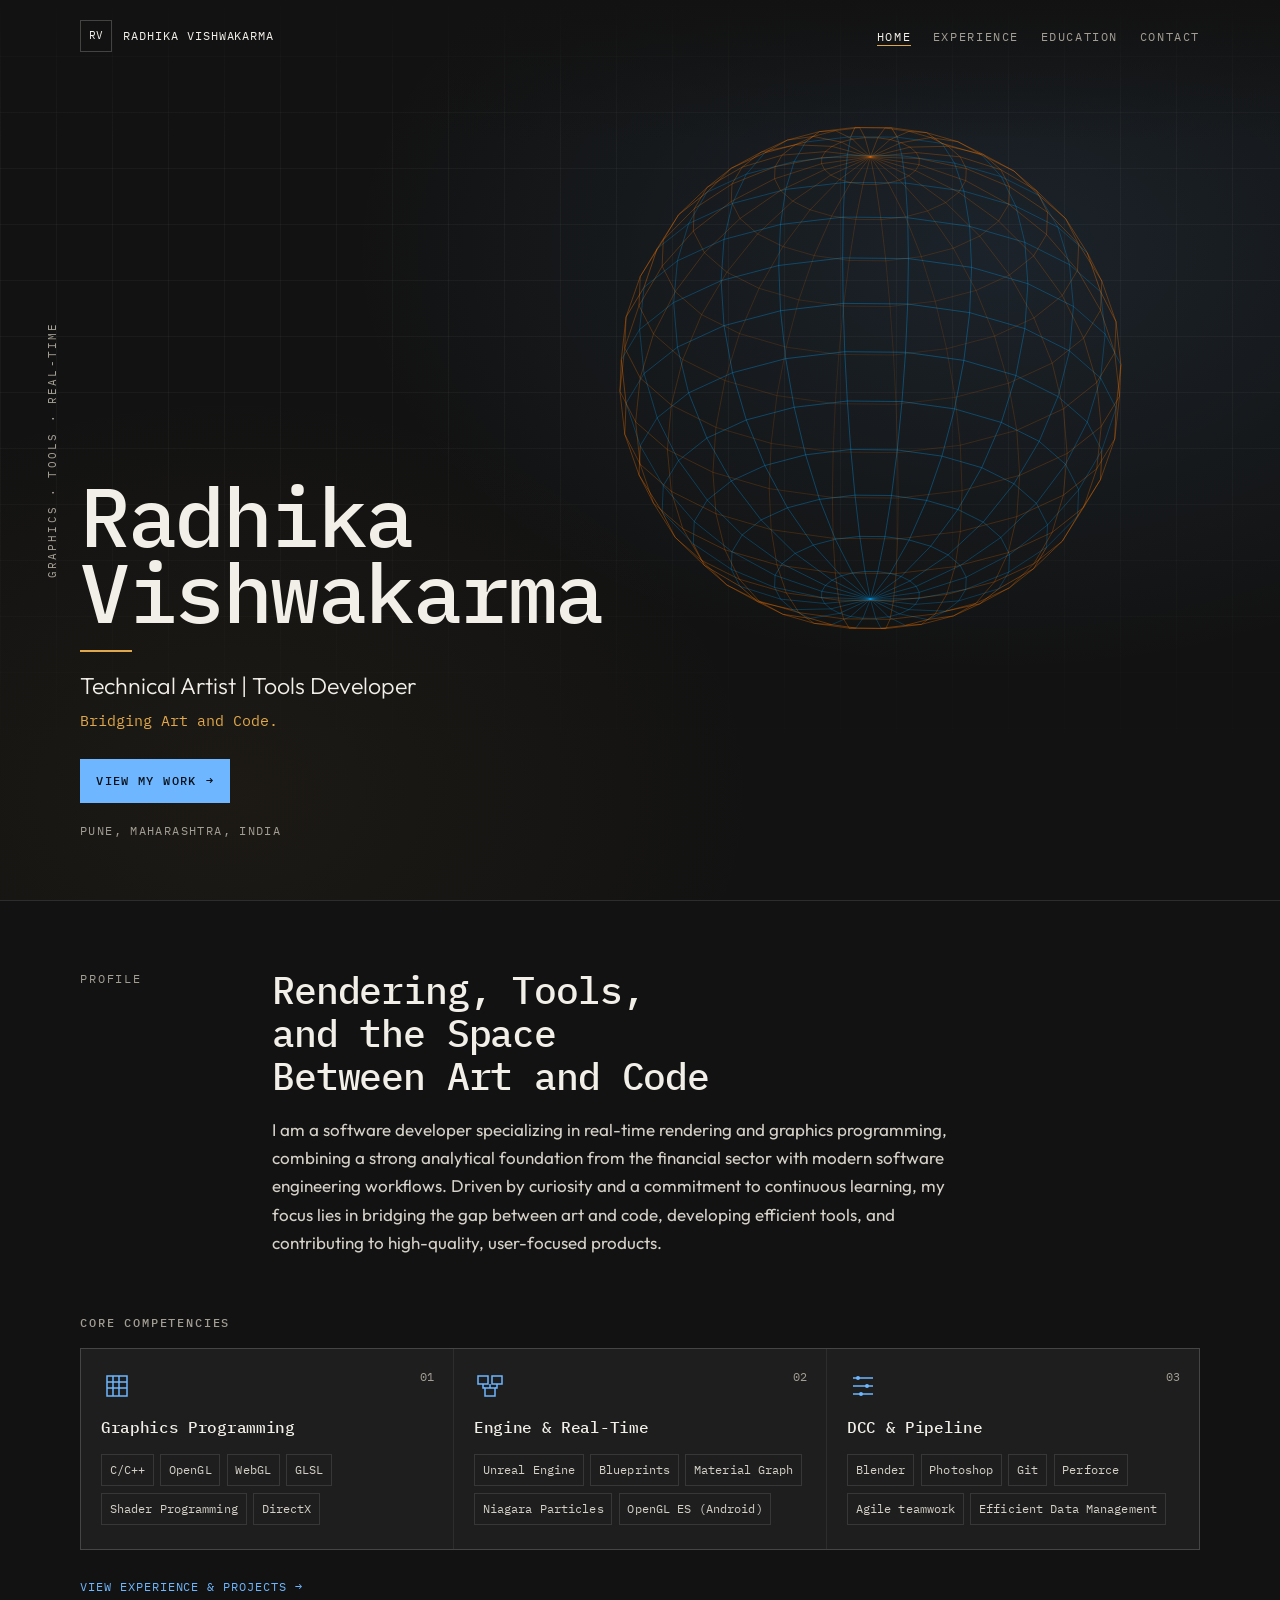
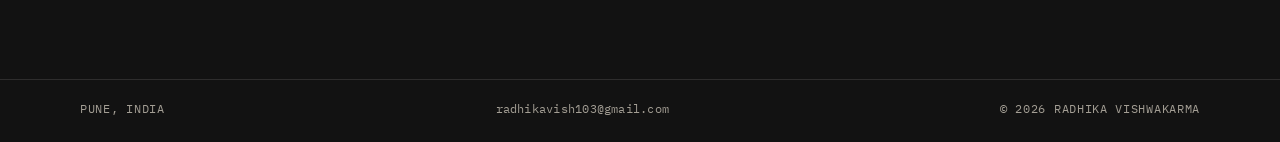
<file: index.html>
<!DOCTYPE html>
<html lang="en" class="no-js">
<head>
  <meta charset="utf-8">
  <meta name="viewport" content="width=device-width, initial-scale=1">
  <title>Radhika Vishwakarma — Technical Artist</title>
  <meta name="description" content="Radhika Vishwakarma is a technical artist and software developer focused on real-time rendering, graphics programming, and tools.">
  <meta name="author" content="Radhika Vishwakarma">
  <meta name="theme-color" content="#121212">
  <meta property="og:title" content="Radhika Vishwakarma — Technical Artist">
  <meta property="og:description" content="Technical artist and software developer specializing in real-time rendering and graphics programming.">
  <meta property="og:type" content="website">
  <meta property="og:locale" content="en_IN">
  <link rel="icon" href="favicon.svg" type="image/svg+xml">
  <link rel="preconnect" href="https://fonts.googleapis.com">
  <link rel="preconnect" href="https://fonts.gstatic.com" crossorigin>
  <link href="https://fonts.googleapis.com/css2?family=IBM+Plex+Mono:wght@400;500;600&family=Outfit:wght@300;400;500;600&display=swap" rel="stylesheet">
  <link rel="stylesheet" href="css/styles.css">
  <script>document.documentElement.classList.remove("no-js")</script>
</head>
<body data-page="home">
  <a class="skip" href="#content">Skip to content</a>
  <header class="site-header">
    <div class="wrap header-inner">
      <a class="brand" href="index.html">
        <span class="brand-mark" aria-hidden="true">RV</span>
        <span class="brand-name">Radhika Vishwakarma</span>
      </a>
      <button class="nav-toggle" type="button" aria-expanded="false" aria-controls="site-nav" aria-label="Open menu">
        <span aria-hidden="true"></span>
      </button>
      <nav id="site-nav" class="nav-links" aria-label="Primary">
        <a href="index.html" aria-current="page">Home</a>
        <a href="experience.html">Experience</a>
        <a href="education.html">Education</a>
        <a href="contact.html">Contact</a>
      </nav>
    </div>
  </header>

  <main id="content">
    <section class="hero">
      <div class="hero-gridlines" aria-hidden="true"></div>
      <canvas id="mesh" aria-hidden="true"></canvas>
      <p class="spine">Graphics · Tools · Real-Time</p>
      <div class="wrap">
        <h1>
          <span>Radhika</span>
          <span>Vishwakarma</span>
        </h1>
        <div class="rule" aria-hidden="true"></div>
        <p class="lede">Technical Artist | Tools Developer</p>
        <p class="bridge">Bridging Art and Code.</p>
        <a class="btn btn-fill" href="experience.html">View My Work <span aria-hidden="true">→</span></a>
        <p class="hero-meta">Pune, Maharashtra, India</p>
      </div>
    </section>

    <section class="intro" id="profile">
      <div class="wrap intro-grid">
        <p class="kicker">Profile</p>
        <div>
          <h2>Rendering, Tools,<br>and the Space<br>Between Art and Code</h2>
          <p class="prose">I am a software developer specializing in real-time rendering and graphics programming, combining a strong analytical foundation from the financial sector with modern software engineering workflows. Driven by curiosity and a commitment to continuous learning, my focus lies in bridging the gap between art and code, developing efficient tools, and contributing to high-quality, user-focused products.</p>
        </div>
      </div>
    </section>

    <section class="expertise" id="expertise">
      <div class="wrap">
        <h2 class="label">Core Competencies</h2>
        <div class="spec">
          <article>
            <span class="num">01</span>
            <svg width="32" height="32" viewBox="0 0 32 32" fill="none" stroke="currentColor" stroke-width="1.5" aria-hidden="true">
              <rect x="6" y="6" width="20" height="20"/>
              <path d="M6 12h20M6 18h20M12 6v20M18 6v20"/>
            </svg>
            <h3>Graphics Programming</h3>
            <ul class="skill-list">
              <li>C/C++</li>
              <li>OpenGL</li>
              <li>WebGL</li>
              <li>GLSL</li>
              <li>Shader Programming</li>
              <li>DirectX</li>
            </ul>
          </article>
          <article>
            <span class="num">02</span>
            <svg width="32" height="32" viewBox="0 0 32 32" fill="none" stroke="currentColor" stroke-width="1.5" aria-hidden="true">
              <rect x="4" y="6" width="10" height="8"/>
              <rect x="18" y="6" width="10" height="8"/>
              <rect x="11" y="18" width="10" height="8"/>
              <path d="M9 14v4h2M23 14v4h-2M16 14v4"/>
            </svg>
            <h3>Engine &amp; Real-Time</h3>
            <ul class="skill-list">
              <li>Unreal Engine</li>
              <li>Blueprints</li>
              <li>Material Graph</li>
              <li>Niagara Particles</li>
              <li>OpenGL ES (Android)</li>
            </ul>
          </article>
          <article>
            <span class="num">03</span>
            <svg width="32" height="32" viewBox="0 0 32 32" fill="none" stroke="currentColor" stroke-width="1.5" aria-hidden="true">
              <path d="M6 8h20M6 16h20M6 24h20"/>
              <circle cx="11" cy="8" r="2" fill="currentColor" stroke="none"/>
              <circle cx="20" cy="16" r="2" fill="currentColor" stroke="none"/>
              <circle cx="14" cy="24" r="2" fill="currentColor" stroke="none"/>
            </svg>
            <h3>DCC &amp; Pipeline</h3>
            <ul class="skill-list">
              <li>Blender</li>
              <li>Photoshop</li>
              <li>Git</li>
              <li>Perforce</li>
              <li>Agile teamwork</li>
              <li>Efficient Data Management</li>
            </ul>
          </article>
        </div>
        <p class="next"><a href="experience.html">View experience &amp; projects <span aria-hidden="true">→</span></a></p>
      </div>
    </section>
  </main>

  <footer class="site-footer">
    <div class="wrap footer-row">
      <p>Pune, India</p>
      <a href="mailto:radhikavish103@gmail.com">radhikavish103@gmail.com</a>
      <p>© 2026 Radhika Vishwakarma</p>
    </div>
  </footer>
  <script src="js/main.js"></script>
</body>
</html>
</file>
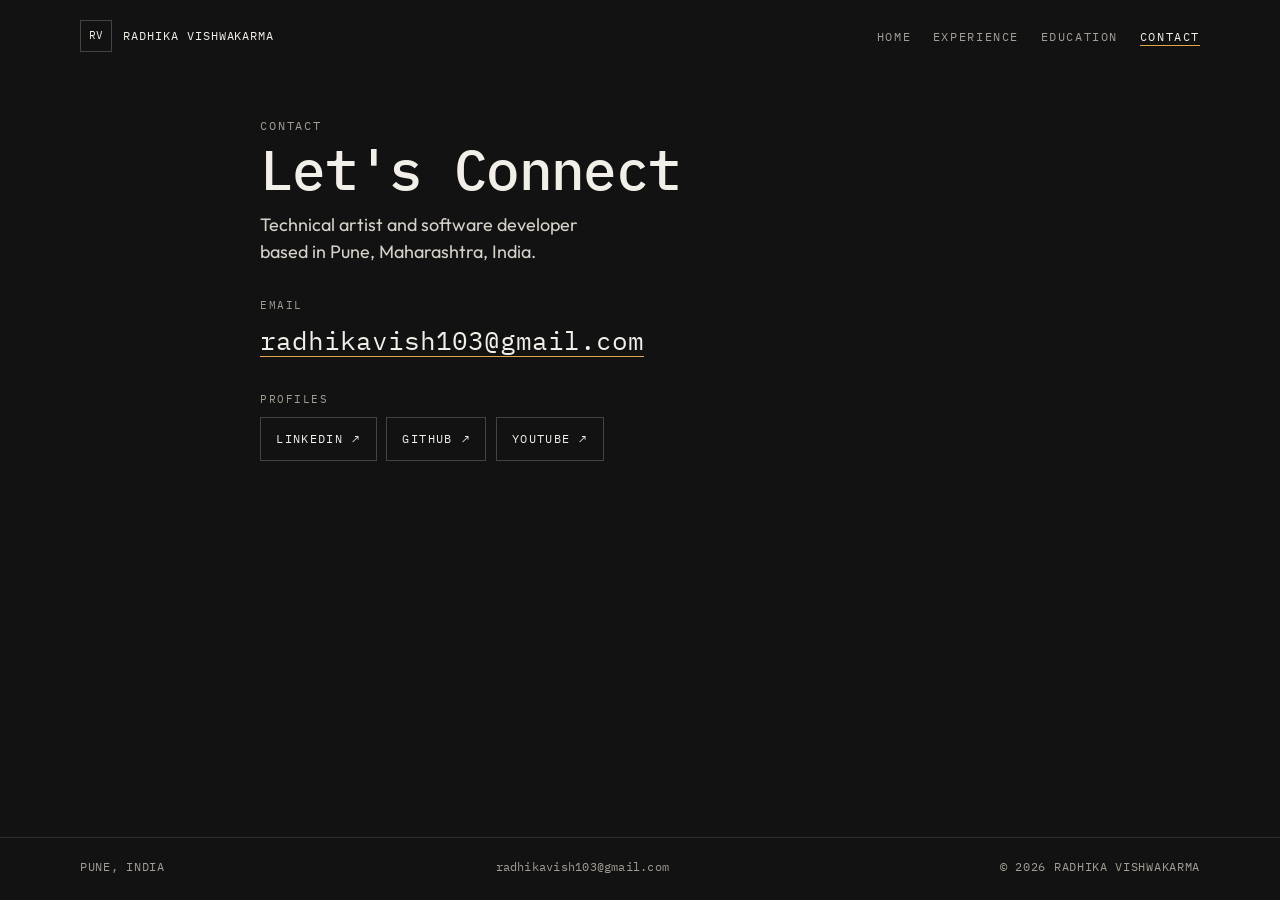
<file: contact.html>
<!DOCTYPE html>
<html lang="en" class="no-js">
<head>
  <meta charset="utf-8">
  <meta name="viewport" content="width=device-width, initial-scale=1">
  <title>Contact — Radhika Vishwakarma</title>
  <meta name="description" content="Contact Radhika Vishwakarma, technical artist and software developer based in Pune, India.">
  <meta name="author" content="Radhika Vishwakarma">
  <meta name="theme-color" content="#121212">
  <link rel="icon" href="favicon.svg" type="image/svg+xml">
  <link rel="preconnect" href="https://fonts.googleapis.com">
  <link rel="preconnect" href="https://fonts.gstatic.com" crossorigin>
  <link href="https://fonts.googleapis.com/css2?family=IBM+Plex+Mono:wght@400;500;600&family=Outfit:wght@300;400;500;600&display=swap" rel="stylesheet">
  <link rel="stylesheet" href="css/styles.css">
  <script>document.documentElement.classList.remove("no-js")</script>
</head>
<body data-page="contact">
  <a class="skip" href="#content">Skip to content</a>
  <header class="site-header">
    <div class="wrap header-inner">
      <a class="brand" href="index.html">
        <span class="brand-mark" aria-hidden="true">RV</span>
        <span class="brand-name">Radhika Vishwakarma</span>
      </a>
      <button class="nav-toggle" type="button" aria-expanded="false" aria-controls="site-nav" aria-label="Open menu">
        <span aria-hidden="true"></span>
      </button>
      <nav id="site-nav" class="nav-links" aria-label="Primary">
        <a href="index.html">Home</a>
        <a href="experience.html">Experience</a>
        <a href="education.html">Education</a>
        <a href="contact.html" aria-current="page">Contact</a>
      </nav>
    </div>
  </header>

  <main id="content" class="page-main">
    <div class="wrap contact-wrap">
      <header class="page-head">
        <p class="kicker">Contact</p>
        <h1>Let's Connect</h1>
        <p class="contact-sub">Technical artist and software developer<br>based in Pune, Maharashtra, India.</p>
      </header>

      <address>
        <div class="contact-block">
          <p class="meta-label">Email</p>
          <a class="email-link" href="mailto:radhikavish103@gmail.com">radhikavish103@gmail.com</a>
        </div>
        <div class="contact-block">
          <p class="meta-label">Profiles</p>
          <div class="btn-row">
            <a class="btn" href="https://www.linkedin.com/in/radhikavishwakarma" target="_blank" rel="noopener noreferrer">LinkedIn <span aria-hidden="true">↗</span><span class="sr-only"> (opens in a new tab)</span></a>
            <a class="btn" href="https://github.com/radhikavishwakarma" target="_blank" rel="noopener noreferrer">GitHub <span aria-hidden="true">↗</span><span class="sr-only"> (opens in a new tab)</span></a>
            <a class="btn" href="https://www.youtube.com/@fiscal2frame" target="_blank" rel="noopener noreferrer">YouTube <span aria-hidden="true">↗</span><span class="sr-only"> (opens in a new tab)</span></a>
          </div>
        </div>
      </address>
    </div>
  </main>

  <footer class="site-footer">
    <div class="wrap footer-row">
      <p>Pune, India</p>
      <a href="mailto:radhikavish103@gmail.com">radhikavish103@gmail.com</a>
      <p>© 2026 Radhika Vishwakarma</p>
    </div>
  </footer>
  <script src="js/main.js"></script>
</body>
</html>
</file>
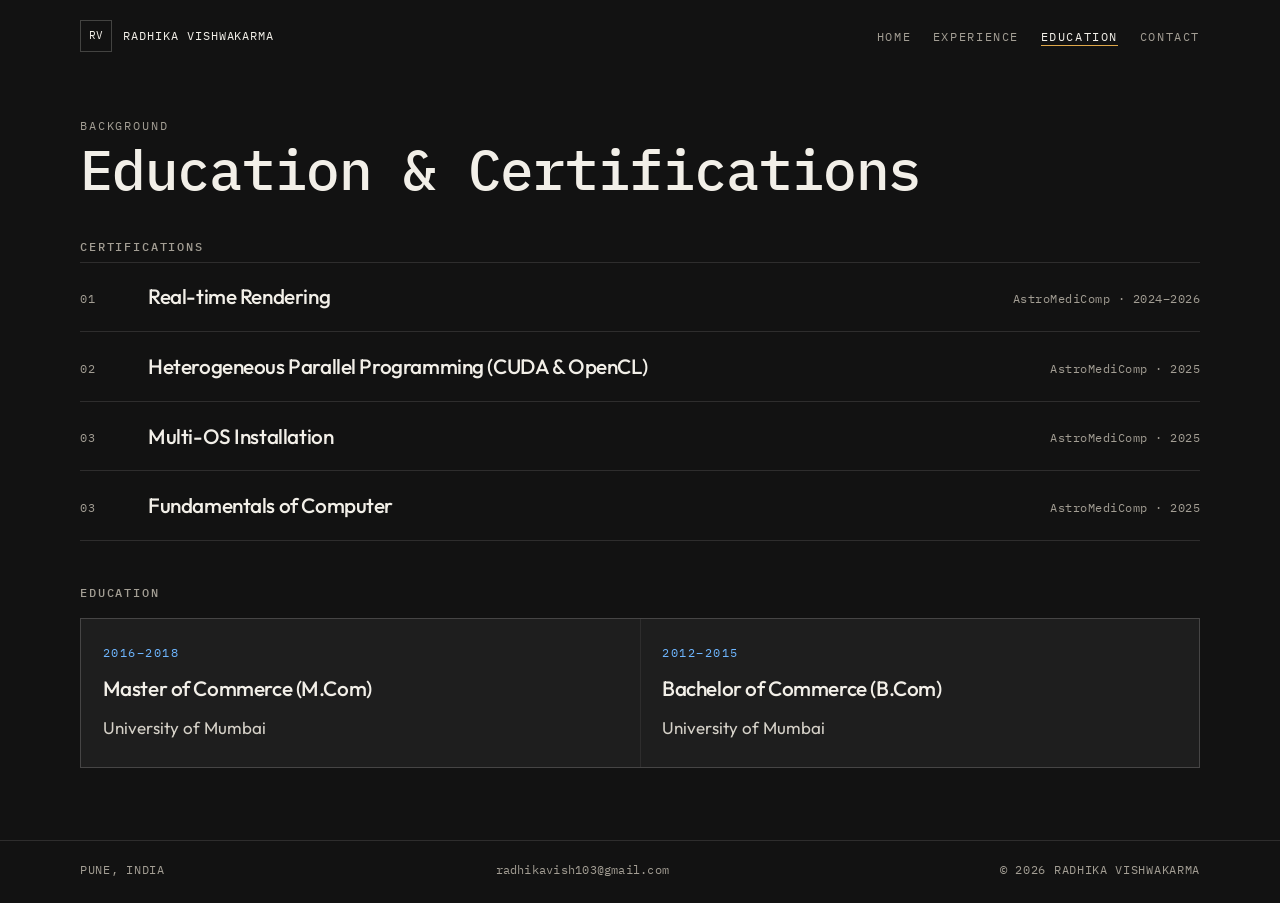
<file: education.html>
<!DOCTYPE html>
<html lang="en" class="no-js">
<head>
  <meta charset="utf-8">
  <meta name="viewport" content="width=device-width, initial-scale=1">
  <title>Education — Radhika Vishwakarma</title>
  <meta name="description" content="Technical certifications and formal education of Radhika Vishwakarma, including real-time rendering and commerce degrees from the University of Mumbai.">
  <meta name="author" content="Radhika Vishwakarma">
  <meta name="theme-color" content="#121212">
  <link rel="icon" href="favicon.svg" type="image/svg+xml">
  <link rel="preconnect" href="https://fonts.googleapis.com">
  <link rel="preconnect" href="https://fonts.gstatic.com" crossorigin>
  <link href="https://fonts.googleapis.com/css2?family=IBM+Plex+Mono:wght@400;500;600&family=Outfit:wght@300;400;500;600&display=swap" rel="stylesheet">
  <link rel="stylesheet" href="css/styles.css">
  <script>document.documentElement.classList.remove("no-js")</script>
</head>
<body data-page="education">
  <a class="skip" href="#content">Skip to content</a>
  <header class="site-header">
    <div class="wrap header-inner">
      <a class="brand" href="index.html">
        <span class="brand-mark" aria-hidden="true">RV</span>
        <span class="brand-name">Radhika Vishwakarma</span>
      </a>
      <button class="nav-toggle" type="button" aria-expanded="false" aria-controls="site-nav" aria-label="Open menu">
        <span aria-hidden="true"></span>
      </button>
      <nav id="site-nav" class="nav-links" aria-label="Primary">
        <a href="index.html">Home</a>
        <a href="experience.html">Experience</a>
        <a href="education.html" aria-current="page">Education</a>
        <a href="contact.html">Contact</a>
      </nav>
    </div>
  </header>

  <main id="content" class="page-main">
    <div class="wrap">
      <header class="page-head">
        <p class="kicker">Background</p>
        <h1>Education &amp; Certifications</h1>
      </header>

      <section class="block" aria-labelledby="cert-heading">
        <h2 class="label" id="cert-heading">Certifications</h2>
        <ol class="certs">
          <li>
            <span class="num">01</span>
            <h3>Real-time Rendering</h3>
            <p class="issuer">AstroMediComp · 2024–2026</p>
          </li>
          <li>
            <span class="num">02</span>
            <h3>Heterogeneous Parallel Programming (CUDA &amp; OpenCL)</h3>
            <p class="issuer">AstroMediComp · 2025</p>
          </li>
          <li>
            <span class="num">03</span>
            <h3>Multi-OS Installation</h3>
            <p class="issuer">AstroMediComp · 2025</p>
          </li>
          <li>
            <span class="num">03</span>
            <h3>Fundamentals of Computer</h3>
            <p class="issuer">AstroMediComp · 2025</p>
          </li>
        </ol>
      </section>

      <section class="block" aria-labelledby="edu-heading">
        <h2 class="label" id="edu-heading">Education</h2>
        <div class="edu-grid">
          <article>
            <p class="year"><time datetime="2016/2018">2016–2018</time></p>
            <h3>Master of Commerce (M.Com)</h3>
            <p class="school">University of Mumbai</p>
          </article>
          <article>
            <p class="year"><time datetime="2012/2015">2012–2015</time></p>
            <h3>Bachelor of Commerce (B.Com)</h3>
            <p class="school">University of Mumbai</p>
          </article>
        </div>
      </section>
    </div>
  </main>

  <footer class="site-footer">
    <div class="wrap footer-row">
      <p>Pune, India</p>
      <a href="mailto:radhikavish103@gmail.com">radhikavish103@gmail.com</a>
      <p>© 2026 Radhika Vishwakarma</p>
    </div>
  </footer>
  <script src="js/main.js"></script>
</body>
</html>
</file>
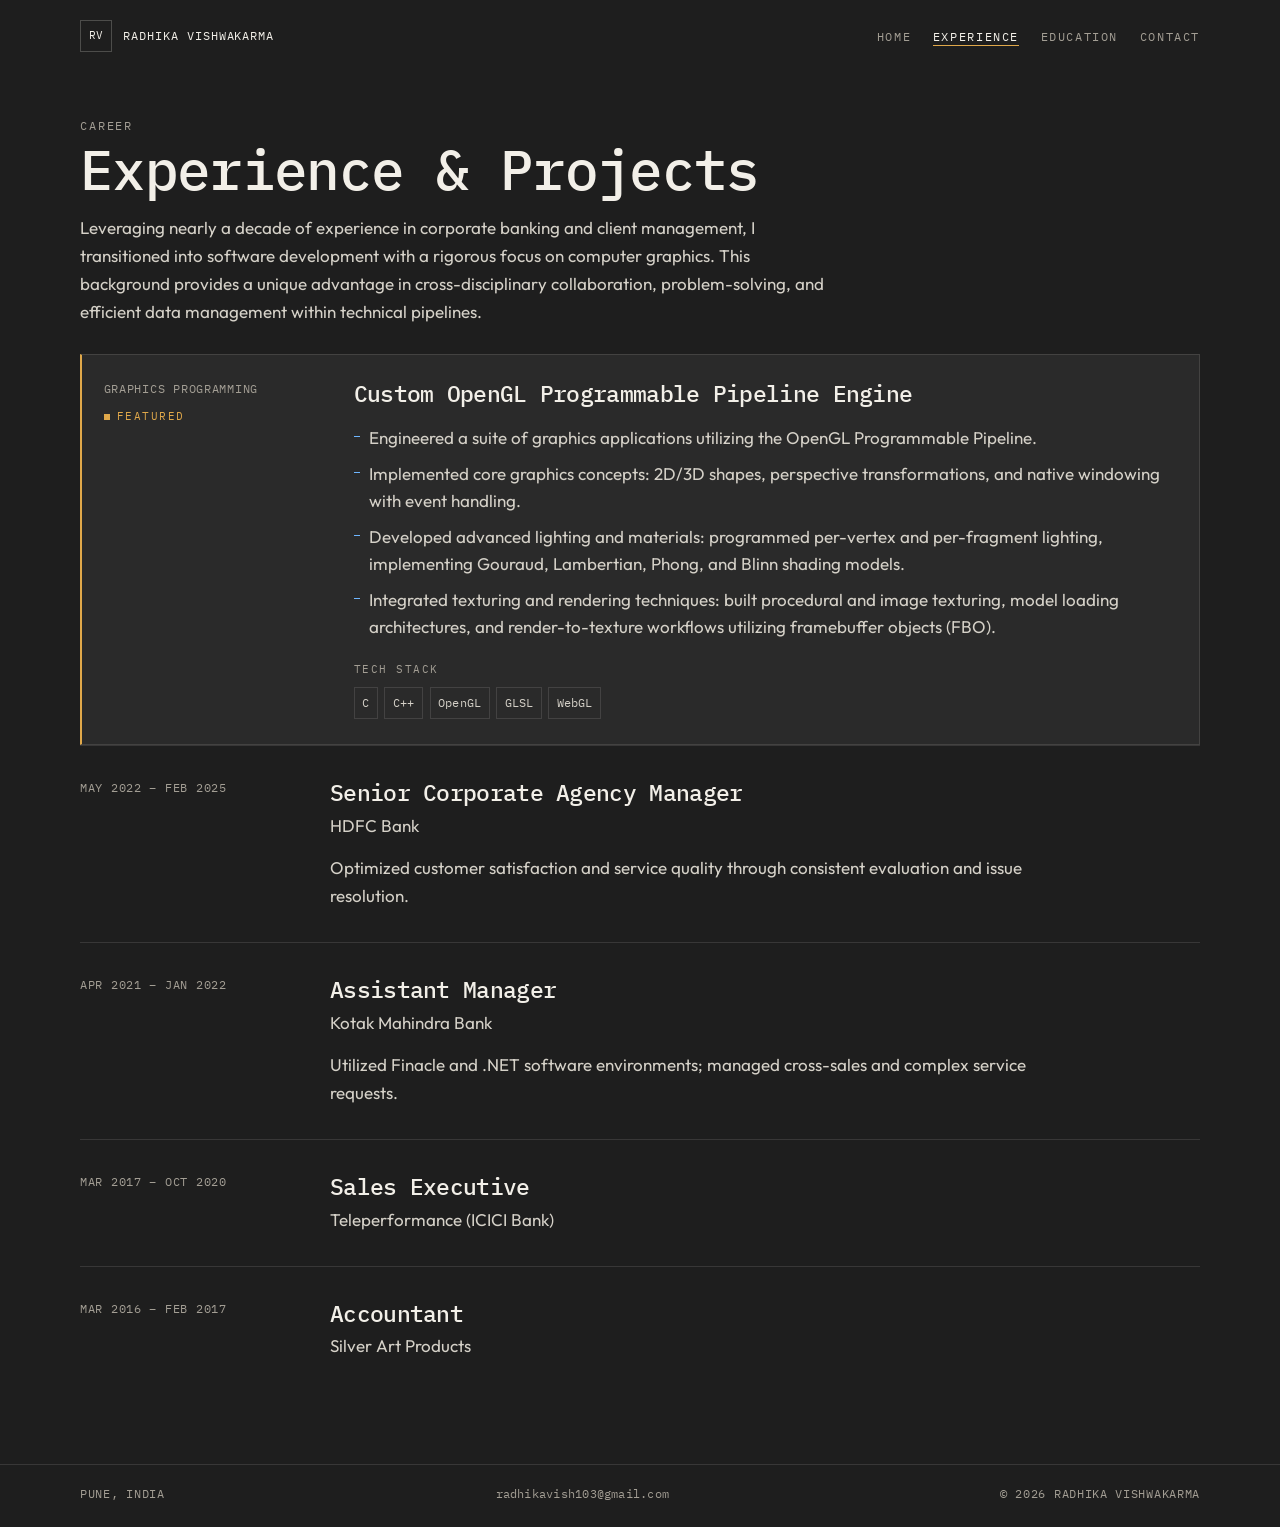
<file: experience.html>
<!DOCTYPE html>
<html lang="en" class="no-js">
<head>
  <meta charset="utf-8">
  <meta name="viewport" content="width=device-width, initial-scale=1">
  <title>Experience — Radhika Vishwakarma</title>
  <meta name="description" content="Technical projects and professional experience of Radhika Vishwakarma, from graphics programming to corporate banking.">
  <meta name="author" content="Radhika Vishwakarma">
  <meta name="theme-color" content="#1e1e1e">
  <link rel="icon" href="favicon.svg" type="image/svg+xml">
  <link rel="preconnect" href="https://fonts.googleapis.com">
  <link rel="preconnect" href="https://fonts.gstatic.com" crossorigin>
  <link href="https://fonts.googleapis.com/css2?family=IBM+Plex+Mono:wght@400;500;600&family=Outfit:wght@300;400;500;600&display=swap" rel="stylesheet">
  <link rel="stylesheet" href="css/styles.css">
  <script>document.documentElement.classList.remove("no-js")</script>
</head>
<body data-page="experience">
  <a class="skip" href="#content">Skip to content</a>
  <header class="site-header">
    <div class="wrap header-inner">
      <a class="brand" href="index.html">
        <span class="brand-mark" aria-hidden="true">RV</span>
        <span class="brand-name">Radhika Vishwakarma</span>
      </a>
      <button class="nav-toggle" type="button" aria-expanded="false" aria-controls="site-nav" aria-label="Open menu">
        <span aria-hidden="true"></span>
      </button>
      <nav id="site-nav" class="nav-links" aria-label="Primary">
        <a href="index.html">Home</a>
        <a href="experience.html" aria-current="page">Experience</a>
        <a href="education.html">Education</a>
        <a href="contact.html">Contact</a>
      </nav>
    </div>
  </header>

  <main id="content" class="page-main">
    <div class="wrap">
      <header class="page-head">
        <p class="kicker">Career</p>
        <h1>Experience &amp; Projects</h1>
        <p class="prose">Leveraging nearly a decade of experience in corporate banking and client management, I transitioned into software development with a rigorous focus on computer graphics. This background provides a unique advantage in cross-disciplinary collaboration, problem-solving, and efficient data management within technical pipelines.</p>
      </header>

      <div class="roles">
        <article class="role role-current" id="opengl">
          <div class="role-meta">
            <p class="dates">Graphics programming</p>
            <p class="status"><span class="pip" aria-hidden="true"></span>Featured</p>
          </div>
          <div class="role-body">
            <h2>Custom OpenGL Programmable Pipeline Engine</h2>
            <ul class="points">
              <li>Engineered a suite of graphics applications utilizing the OpenGL Programmable Pipeline.</li>
              <li>Implemented core graphics concepts: 2D/3D shapes, perspective transformations, and native windowing with event handling.</li>
              <li>Developed advanced lighting and materials: programmed per-vertex and per-fragment lighting, implementing Gouraud, Lambertian, Phong, and Blinn shading models.</li>
              <li>Integrated texturing and rendering techniques: built procedural and image texturing, model loading architectures, and render-to-texture workflows utilizing framebuffer objects (FBO).</li>
            </ul>
            <div class="stack">
              <p class="meta-label">Tech stack</p>
              <ul class="skill-list">
                <li>C</li>
                <li>C++</li>
                <li>OpenGL</li>
                <li>GLSL</li>
                <li>WebGL</li>
              </ul>
            </div>
          </div>
        </article>

        <article class="role">
          <div class="role-meta">
            <p class="dates"><time datetime="2022-05">May 2022</time> – <time datetime="2025-02">Feb 2025</time></p>
          </div>
          <div class="role-body">
            <h2>Senior Corporate Agency Manager</h2>
            <p class="company">HDFC Bank</p>
            <p class="prose">Optimized customer satisfaction and service quality through consistent evaluation and issue resolution.</p>
          </div>
        </article>

        <article class="role">
          <div class="role-meta">
            <p class="dates"><time datetime="2021-04">Apr 2021</time> – <time datetime="2022-01">Jan 2022</time></p>
          </div>
          <div class="role-body">
            <h2>Assistant Manager</h2>
            <p class="company">Kotak Mahindra Bank</p>
            <p class="prose">Utilized Finacle and .NET software environments; managed cross-sales and complex service requests.</p>
          </div>
        </article>

        <article class="role">
          <div class="role-meta">
            <p class="dates"><time datetime="2017-03">Mar 2017</time> – <time datetime="2020-10">Oct 2020</time></p>
          </div>
          <div class="role-body">
            <h2>Sales Executive</h2>
            <p class="company">Teleperformance (ICICI Bank)</p>
          </div>
        </article>

        <article class="role">
          <div class="role-meta">
            <p class="dates"><time datetime="2016-03">Mar 2016</time> – <time datetime="2017-02">Feb 2017</time></p>
          </div>
          <div class="role-body">
            <h2>Accountant</h2>
            <p class="company">Silver Art Products</p>
          </div>
        </article>
      </div>
    </div>
  </main>

  <footer class="site-footer">
    <div class="wrap footer-row">
      <p>Pune, India</p>
      <a href="mailto:radhikavish103@gmail.com">radhikavish103@gmail.com</a>
      <p>© 2026 Radhika Vishwakarma</p>
    </div>
  </footer>
  <script src="js/main.js"></script>
</body>
</html>
</file>
<file: css/styles.css>
:root {
  --bg: #121212;
  --raised: #1a1a1a;
  --panel: #1e1e1e;
  --ink: #f2efe8;
  --body: #d5d1c8;
  --muted: #a39e94;
  --line: rgba(242, 239, 232, 0.12);
  --line-strong: rgba(242, 239, 232, 0.22);
  --accent: #6eb6ff;
  --accent-ink: #071018;
  --gold: #e0a84a;
  --sans: "Outfit", "Segoe UI", sans-serif;
  --mono: "IBM Plex Mono", "Cascadia Mono", ui-monospace, monospace;
  --header: 72px;
  --wrap: 1120px;
}

body[data-page="experience"] {
  --bg: #1e1e1e;
  --raised: #2a2a2a;
}

*,
*::before,
*::after {
  box-sizing: border-box;
}

* {
  margin: 0;
}

html {
  color-scheme: dark;
  scroll-behavior: smooth;
  scrollbar-color: #3a3a3a var(--bg);
}

body {
  display: flex;
  flex-direction: column;
  min-height: 100vh;
  min-height: 100dvh;
  background: var(--bg);
  color: var(--ink);
  font-family: var(--sans);
  font-size: 1.0625rem;
  font-weight: 400;
  line-height: 1.65;
  text-rendering: optimizeLegibility;
  -webkit-font-smoothing: antialiased;
  overflow-x: hidden;
}

main {
  flex: 1;
}

address {
  font-style: normal;
}

img,
svg {
  display: block;
  max-width: 100%;
}

ul,
ol {
  padding: 0;
  list-style: none;
}

a {
  color: inherit;
  text-underline-offset: 0.18em;
}

button {
  font: inherit;
  color: inherit;
}

h1,
h2,
.mono {
  font-family: var(--mono);
  font-weight: 500;
  font-variant-ligatures: none;
}

h1 {
  letter-spacing: -0.03em;
  line-height: 0.92;
  text-wrap: balance;
}

h2,
h3 {
  text-wrap: balance;
}

::selection {
  background: rgba(110, 182, 255, 0.32);
  color: #fff;
}

:focus-visible {
  outline: 2px solid var(--gold);
  outline-offset: 3px;
}

::-webkit-scrollbar {
  width: 10px;
  height: 10px;
}

::-webkit-scrollbar-track {
  background: var(--bg);
}

::-webkit-scrollbar-thumb {
  background: #3a3a3a;
}

.skip {
  position: absolute;
  left: 1rem;
  top: -3rem;
  z-index: 80;
  padding: 0.5rem 0.75rem;
  background: var(--accent);
  color: var(--accent-ink);
  font-family: var(--mono);
  font-size: 0.75rem;
  text-decoration: none;
}

.skip:focus {
  top: 0.5rem;
}

.sr-only {
  position: absolute;
  width: 1px;
  height: 1px;
  padding: 0;
  margin: -1px;
  overflow: hidden;
  clip: rect(0, 0, 0, 0);
  white-space: nowrap;
  border: 0;
}

.wrap {
  width: min(var(--wrap), calc(100% - 2.5rem));
  margin-inline: auto;
}

.site-header {
  position: fixed;
  inset: 0 0 auto 0;
  z-index: 40;
  height: var(--header);
  border-bottom: 1px solid transparent;
  transition: background 0.2s ease, border-color 0.2s ease;
}

.site-header.is-scrolled,
.site-header:has(.nav-links.is-open) {
  background: color-mix(in srgb, var(--bg) 90%, transparent);
  border-bottom-color: var(--line);
  backdrop-filter: blur(16px);
  -webkit-backdrop-filter: blur(16px);
}

.header-inner {
  height: var(--header);
  display: flex;
  align-items: center;
  justify-content: space-between;
  gap: 1rem;
}

.brand {
  display: inline-flex;
  align-items: center;
  gap: 0.7rem;
  min-height: 44px;
  color: var(--ink);
  text-decoration: none;
}

.brand-mark {
  width: 32px;
  height: 32px;
  display: grid;
  place-items: center;
  border: 1px solid var(--line-strong);
  font-family: var(--mono);
  font-size: 0.68rem;
  letter-spacing: 0.04em;
}

.brand-name {
  font-family: var(--mono);
  font-size: 0.74rem;
  letter-spacing: 0.08em;
  text-transform: uppercase;
}

.nav-links {
  display: flex;
  align-items: center;
  gap: 1.35rem;
}

.nav-links a {
  color: var(--muted);
  font-family: var(--mono);
  font-size: 0.72rem;
  font-variant-ligatures: none;
  letter-spacing: 0.14em;
  text-transform: uppercase;
  text-decoration: none;
}

.nav-links a:hover,
.nav-links a[aria-current="page"] {
  color: var(--ink);
}

.nav-links a[aria-current="page"] {
  box-shadow: inset 0 -1px 0 var(--gold);
}

.nav-toggle {
  display: none;
  position: relative;
  width: 44px;
  height: 44px;
  padding: 0;
  border: 1px solid var(--line-strong);
  background: transparent;
  cursor: pointer;
}

.nav-toggle span,
.nav-toggle span::before,
.nav-toggle span::after {
  position: absolute;
  left: 12px;
  width: 18px;
  height: 1px;
  background: var(--ink);
}

.nav-toggle span {
  top: 21px;
}

.nav-toggle span::before,
.nav-toggle span::after {
  content: "";
  left: 0;
  transition: transform 0.2s ease, top 0.2s ease;
}

.nav-toggle span::before {
  top: -6px;
}

.nav-toggle span::after {
  top: 6px;
}

.nav-toggle[aria-expanded="true"] span {
  background: transparent;
}

.nav-toggle[aria-expanded="true"] span::before {
  top: 0;
  transform: rotate(45deg);
}

.nav-toggle[aria-expanded="true"] span::after {
  top: 0;
  transform: rotate(-45deg);
}

.kicker,
.meta-label,
.hero-meta,
.dates,
.status,
.year,
.num,
.spine {
  font-family: var(--mono);
  font-variant-ligatures: none;
}

.kicker {
  display: flex;
  align-items: center;
  gap: 0.55rem;
  color: var(--muted);
  font-size: 0.72rem;
  letter-spacing: 0.16em;
  text-transform: uppercase;
}

.pip {
  width: 6px;
  height: 6px;
  background: var(--gold);
  flex: none;
}

.hero {
  position: relative;
  display: flex;
  align-items: flex-end;
  min-height: 100vh;
  min-height: 100dvh;
  padding: 6.5rem 0 3.75rem;
  overflow: hidden;
}

.hero-gridlines {
  position: absolute;
  inset: 0;
  background-image:
    linear-gradient(rgba(242, 239, 232, 0.04) 1px, transparent 1px),
    linear-gradient(90deg, rgba(242, 239, 232, 0.04) 1px, transparent 1px);
  background-size: 56px 56px;
  mask-image: linear-gradient(to bottom, #000 45%, transparent 88%);
  pointer-events: none;
}

.hero::before {
  content: "";
  position: absolute;
  inset: 0;
  background:
    radial-gradient(ellipse at 78% 28%, rgba(110, 182, 255, 0.1), transparent 46%),
    radial-gradient(ellipse at 18% 88%, rgba(224, 168, 74, 0.05), transparent 36%);
  pointer-events: none;
}

.hero::after {
  content: "";
  position: absolute;
  z-index: 2;
  top: 0;
  right: 0;
  left: 0;
  height: 140px;
  background: linear-gradient(to bottom, var(--bg), transparent);
  pointer-events: none;
}

#mesh {
  position: absolute;
  inset: 0;
  z-index: 1;
  width: 100%;
  height: 100%;
  pointer-events: none;
  mask-image: linear-gradient(90deg, transparent 0%, #000 36%, #000 100%);
}

.spine {
  position: absolute;
  z-index: 3;
  left: max(1rem, calc((100% - var(--wrap)) / 2 - 2.25rem));
  top: 50%;
  color: var(--muted);
  font-size: 0.68rem;
  letter-spacing: 0.2em;
  text-transform: uppercase;
  writing-mode: vertical-rl;
  transform: translateY(-50%) rotate(180deg);
}

.hero > .wrap {
  position: relative;
  z-index: 3;
}

.hero h1 {
  margin-top: 0.7rem;
  font-size: clamp(2.5rem, 6.5vw, 5.7rem);
}

.hero h1 span {
  display: block;
}

.rule {
  width: 3.25rem;
  height: 2px;
  margin: 1.2rem 0 1.15rem;
  background: var(--gold);
}

.lede {
  max-width: 18em;
  color: var(--ink);
  font-size: clamp(1.15rem, 2vw, 1.45rem);
  font-weight: 300;
  line-height: 1.35;
}

.bridge {
  margin-top: 0.4rem;
  color: var(--gold);
  font-family: var(--mono);
  font-size: 0.95rem;
  font-variant-ligatures: none;
}

.hero-meta {
  margin-top: 1.15rem;
  color: var(--muted);
  font-size: 0.72rem;
  letter-spacing: 0.12em;
  text-transform: uppercase;
}

.btn {
  display: inline-flex;
  align-items: center;
  justify-content: center;
  gap: 0.55rem;
  min-height: 44px;
  padding: 0.65rem 0.95rem;
  border: 1px solid var(--line-strong);
  background: transparent;
  color: var(--ink);
  font-family: var(--mono);
  font-size: 0.72rem;
  font-variant-ligatures: none;
  letter-spacing: 0.12em;
  text-transform: uppercase;
  text-decoration: none;
  transition: background 0.2s ease, border-color 0.2s ease, color 0.2s ease;
}

.btn:hover {
  border-color: var(--accent);
  color: var(--accent);
}

.btn-fill {
  margin-top: 1.6rem;
  border-color: var(--accent);
  background: var(--accent);
  color: var(--accent-ink);
  font-weight: 500;
}

.btn-fill:hover {
  border-color: #9dceff;
  background: #9dceff;
  color: var(--accent-ink);
}

.intro {
  padding: 4.25rem 0 3.5rem;
  border-top: 1px solid var(--line);
}

.intro-grid {
  display: grid;
  grid-template-columns: 160px 1fr;
  gap: 1.5rem 2rem;
  align-items: start;
}

.intro h2 {
  max-width: 16em;
  font-size: clamp(1.7rem, 3vw, 2.45rem);
  letter-spacing: -0.03em;
  line-height: 1.12;
}

.prose {
  max-width: 64ch;
  margin-top: 1.15rem;
  color: var(--body);
}

.page-head .prose {
  max-width: 68ch;
}

.label {
  color: var(--muted);
  font-family: var(--mono);
  font-size: 0.72rem;
  font-weight: 500;
  letter-spacing: 0.16em;
  text-transform: uppercase;
}

.expertise {
  padding-bottom: 5rem;
}

.expertise .label {
  margin-bottom: 1rem;
}

.spec {
  display: grid;
  grid-template-columns: repeat(3, 1fr);
  gap: 1px;
  border: 1px solid var(--line);
  background: var(--line);
}

.spec article {
  position: relative;
  padding: 1.35rem 1.25rem 1.5rem;
  background: var(--panel);
  transition: background 0.2s ease;
}

.spec article:hover {
  background: #242428;
  box-shadow: inset 0 2px 0 var(--accent);
}

.spec .num {
  position: absolute;
  top: 1.15rem;
  right: 1.1rem;
  color: var(--muted);
  font-size: 0.72rem;
  letter-spacing: 0.08em;
}

.spec svg {
  color: var(--accent);
}

.spec h3 {
  margin-top: 0.9rem;
  font-family: var(--mono);
  font-size: 1rem;
  font-weight: 500;
  letter-spacing: -0.02em;
  line-height: 1.35;
}

.skill-list {
  display: flex;
  flex-wrap: wrap;
  gap: 0.4rem;
  margin-top: 1rem;
}

.skill-list li {
  border: 1px solid var(--line);
  color: var(--body);
  font-family: var(--mono);
  font-size: 0.75rem;
  font-variant-ligatures: none;
  letter-spacing: 0.01em;
  padding: 0.32rem 0.48rem;
}

.next {
  margin-top: 1.35rem;
}

.next a {
  color: var(--accent);
  font-family: var(--mono);
  font-size: 0.75rem;
  letter-spacing: 0.08em;
  text-transform: uppercase;
  text-decoration: none;
}

.next a:hover {
  color: #9dceff;
}

.page-main {
  padding-top: var(--header);
  padding-bottom: 4.5rem;
}

.page-head {
  padding-top: 2.75rem;
}

.page-head h1 {
  margin-top: 0.55rem;
  font-size: clamp(2.15rem, 5vw, 3.5rem);
}

.roles {
  margin-top: 1.75rem;
}

.role {
  display: grid;
  grid-template-columns: minmax(150px, 210px) minmax(0, 1fr);
  gap: 1rem 2.5rem;
  padding: 2rem 0;
  border-top: 1px solid var(--line);
}

.role-current {
  margin-top: 0.4rem;
  padding: 1.5rem 1.4rem 1.55rem 1.35rem;
  border: 1px solid var(--line);
  border-left: 2px solid var(--gold);
  background: var(--raised);
}

.dates {
  color: var(--muted);
  font-size: 0.75rem;
  letter-spacing: 0.06em;
  text-transform: uppercase;
}

.status {
  display: flex;
  align-items: center;
  gap: 0.45rem;
  margin-top: 0.6rem;
  color: var(--gold);
  font-size: 0.68rem;
  letter-spacing: 0.14em;
  text-transform: uppercase;
}

.role h2 {
  font-size: clamp(1.15rem, 2vw, 1.45rem);
  letter-spacing: -0.03em;
  line-height: 1.25;
}

.company {
  margin-top: 0.28rem;
  color: var(--body);
}

.points {
  margin-top: 1rem;
}

.points li {
  position: relative;
  margin-top: 0.55rem;
  padding-left: 0.95rem;
  color: var(--body);
  line-height: 1.6;
}

.points li::before {
  content: "";
  position: absolute;
  left: 0;
  top: 0.72em;
  width: 6px;
  height: 1px;
  background: var(--accent);
}

.role .prose {
  margin-top: 0.9rem;
}

.stack {
  margin-top: 1.3rem;
}

.meta-label {
  margin-bottom: 0.5rem;
  color: var(--muted);
  font-size: 0.68rem;
  letter-spacing: 0.14em;
  text-transform: uppercase;
}

.stack .skill-list {
  margin-top: 0;
}

.block {
  margin-top: 2.6rem;
}

.certs {
  margin-top: 0.35rem;
}

.certs li {
  display: grid;
  grid-template-columns: 3rem minmax(0, 1fr) auto;
  gap: 0.35rem 1.25rem;
  align-items: start;
  padding: 1.3rem 0;
  border-top: 1px solid var(--line);
}

.certs li:last-child {
  border-bottom: 1px solid var(--line);
}

.certs .num {
  padding-top: 0.35rem;
  color: var(--muted);
  font-size: 0.75rem;
  letter-spacing: 0.08em;
}

.issuer {
  padding-top: 0.35rem;
  color: var(--muted);
  font-family: var(--mono);
  font-size: 0.75rem;
  font-variant-ligatures: none;
  letter-spacing: 0.04em;
  white-space: nowrap;
}

.certs h3,
.edu-grid h3 {
  font-family: var(--sans);
  font-size: 1.3rem;
  font-weight: 500;
  letter-spacing: -0.02em;
  line-height: 1.3;
}

.edu-grid {
  display: grid;
  grid-template-columns: 1fr 1fr;
  gap: 1px;
  margin-top: 1rem;
  border: 1px solid var(--line);
  background: var(--line);
}

.edu-grid article {
  padding: 1.45rem 1.35rem 1.55rem;
  background: var(--panel);
}

.year {
  margin-bottom: 0.8rem;
  color: var(--accent);
  font-size: 0.78rem;
  letter-spacing: 0.12em;
}

.school {
  margin-top: 0.75rem;
  color: var(--body);
}

.contact-wrap {
  max-width: 760px;
}

.contact-sub {
  max-width: 22em;
  margin-top: 1rem;
  color: var(--body);
  font-size: 1.125rem;
  line-height: 1.5;
}

.contact-block {
  margin-top: 2rem;
}

.email-link {
  color: var(--ink);
  font-family: var(--mono);
  font-size: clamp(1rem, 2.4vw, 1.65rem);
  font-variant-ligatures: none;
  line-height: 1.35;
  text-decoration: none;
  box-shadow: inset 0 -1px 0 var(--gold);
}

.email-link:hover {
  color: var(--accent);
  box-shadow: inset 0 -1px 0 var(--accent);
}

.btn-row {
  display: flex;
  flex-wrap: wrap;
  gap: 0.6rem;
}

.site-footer {
  padding: 1.2rem 0 1.5rem;
  border-top: 1px solid var(--line);
}

.footer-row {
  display: flex;
  flex-wrap: wrap;
  align-items: center;
  justify-content: space-between;
  gap: 0.6rem 1.5rem;
  color: var(--muted);
  font-family: var(--mono);
  font-size: 0.72rem;
  letter-spacing: 0.06em;
  text-transform: uppercase;
}

.footer-row a {
  color: var(--muted);
  letter-spacing: 0.02em;
  text-transform: none;
  text-decoration: none;
}

.footer-row a:hover {
  color: var(--accent);
}

@media (max-width: 1100px) {
  .spine {
    display: none;
  }
}

@media (max-width: 900px) {
  #mesh {
    opacity: 0.42;
    mask-image: radial-gradient(circle at 68% 34%, #000 0%, transparent 70%);
  }
}

@media (max-width: 760px) {
  .wrap {
    width: min(var(--wrap), calc(100% - 2rem));
  }

  .nav-toggle {
    display: inline-flex;
  }

  .nav-links {
    display: none;
    position: absolute;
    top: 100%;
    right: 0;
    left: 0;
    flex-direction: column;
    align-items: stretch;
    gap: 0;
    padding: 0.2rem 1rem 0.85rem;
    border-bottom: 1px solid var(--line);
    background: color-mix(in srgb, var(--bg) 96%, transparent);
  }

  .nav-links.is-open {
    display: flex;
  }

  .nav-links a {
    padding: 0.85rem 0;
    border-top: 1px solid var(--line);
  }

  .no-js .nav-toggle {
    display: none;
  }

  .no-js .nav-links {
    display: flex;
    position: static;
    flex-direction: row;
    flex-wrap: wrap;
    gap: 0.65rem 1rem;
    padding: 0;
    border: 0;
    background: transparent;
  }

  .no-js .nav-links a {
    padding: 0;
    border: 0;
  }

  .hero {
    min-height: 100vh;
    min-height: 100dvh;
    padding-bottom: 3rem;
  }

  .intro-grid,
  .role,
  .role-current,
  .edu-grid,
  .spec {
    grid-template-columns: 1fr;
  }

  .certs li {
    grid-template-columns: 2.4rem minmax(0, 1fr);
  }

  .issuer {
    grid-column: 2;
    white-space: normal;
  }

  .footer-row {
    flex-direction: column;
    align-items: flex-start;
  }
}

@media (prefers-reduced-motion: reduce) {
  html {
    scroll-behavior: auto;
  }

  *,
  *::before,
  *::after {
    transition-duration: 0.01ms !important;
    animation-duration: 0.01ms !important;
  }
}
</file>
